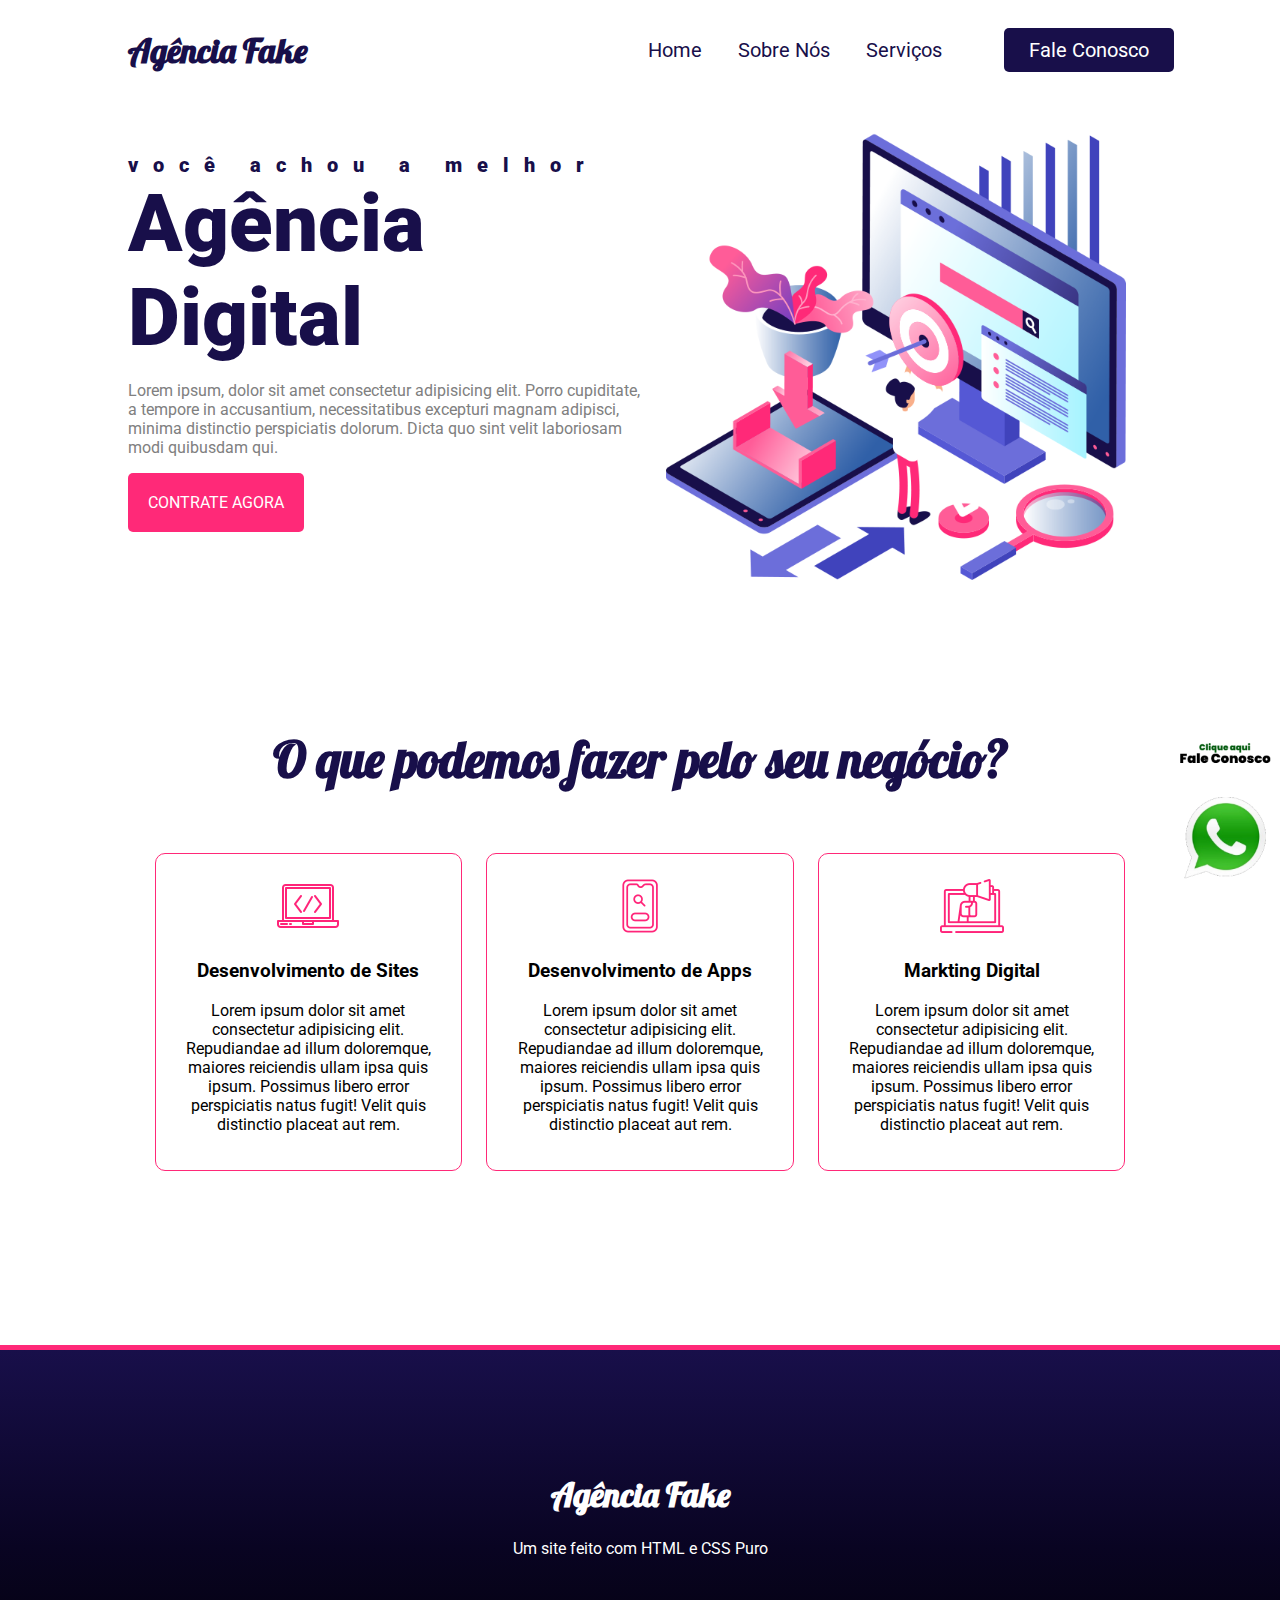
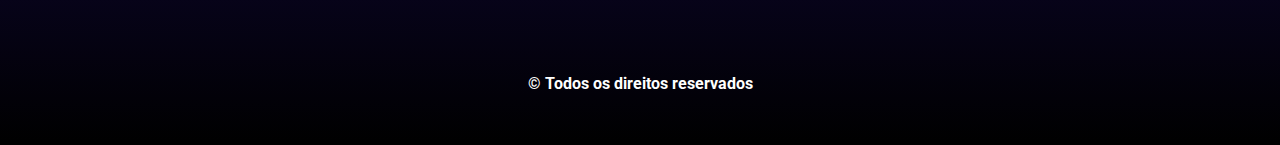
<file: Agenciafake/index.html>
<!DOCTYPE html>
<html lang="pt-br">
<head>
    <meta charset="UTF-8">
    <meta http-equiv="X-UA-Compatible" content="IE=edge">
    <meta name="viewport" content="width=device-width, initial-scale=1.0">
    <meta name="description" content="Um site feito a mão">
    <meta name="keywords" content="Agência Digital CSS+HTML">
    <link rel="stylesheet" type="text/css" href="css/style.css">
    <link rel="stylesheet" type="text/css" href="css/responsivo.css">
    <title>Agência fake</title>
</head>
<body>
    <nav class="navbar">
        <div class="logo">
            <h1>Agência Fake</h1>
        </div>
        <div class="menu">
            <a href="#">Home</a>
            <a href="#">Sobre Nós</a>
            <a href="#">Serviços</a>
            <a id="botao" href="#">Fale Conosco</a>
        </div>
    </nav>
    <header class="header">
        <div class="headline">
            <h2 style="letter-spacing: 15px;">você achou a melhor</h2>
            <h2 style="font-size: 80px;">Agência Digital</h2>
            <p>Lorem ipsum, dolor sit amet consectetur adipisicing elit. Porro cupiditate, a tempore in accusantium, necessitatibus excepturi magnam adipisci, minima distinctio perspiciatis dolorum. Dicta quo sint velit laboriosam modi quibusdam qui.</p>
                <a href="#" class="contact-btn">Contrate Agora</a>
        </div>
        <div class="img-headline">
            <img style="max-width: 90%;" src="img/hero_right.png">
        </div>
    </header>
    <section>
        <h2>O que podemos fazer pelo seu negócio?</h2>
        <div class="servico">
            <div class="card">
                <img src="img/pc.png">
                <div class="card-text">
                <h3>Desenvolvimento de Sites</h3>
                <p>Lorem ipsum dolor sit amet consectetur adipisicing elit. Repudiandae ad illum doloremque, maiores reiciendis ullam ipsa quis ipsum. Possimus libero error perspiciatis natus fugit! Velit quis distinctio placeat aut rem.</p>
                </div>

                <div class="texto-oculto">
                    <h3>Outro Conteúdo</h3>
                    <p>Lorem ipsum dolor sit amet consectetur adipisicing elit. Repudiandae ad illum doloremque, maiores reiciendis ullam ipsa quis ipsum. Possimus libero error perspiciatis natus fugit! Velit quis distinctio placeat aut rem.</p>
                </div>

            </div>
            <div class="card">
                <img src="img/smartphone.png">
                <div class="card-text">
                <h3>Desenvolvimento de Apps</h3>
                <p>Lorem ipsum dolor sit amet consectetur adipisicing elit. Repudiandae ad illum doloremque, maiores reiciendis ullam ipsa quis ipsum. Possimus libero error perspiciatis natus fugit! Velit quis distinctio placeat aut rem.</p>
                </div>

                <div class="texto-oculto">
                    <h3>Outro Conteúdo</h3>
                    <p>Lorem ipsum dolor sit amet consectetur adipisicing elit. Repudiandae ad illum doloremque, maiores reiciendis ullam ipsa quis ipsum. Possimus libero error perspiciatis natus fugit! Velit quis distinctio placeat aut rem.</p>
                </div>

            </div>
            <div class="card">
                <img src="img/marketing.png">
                <div class="card-text">
                <h3>Markting Digital</h3>
                <p>Lorem ipsum dolor sit amet consectetur adipisicing elit. Repudiandae ad illum doloremque, maiores reiciendis ullam ipsa quis ipsum. Possimus libero error perspiciatis natus fugit! Velit quis distinctio placeat aut rem.</p>
                </div>

                <div class="texto-oculto">
                    <h3>Outro Conteúdo</h3>
                    <p>Lorem ipsum dolor sit amet consectetur adipisicing elit. Repudiandae ad illum doloremque, maiores reiciendis ullam ipsa quis ipsum. Possimus libero error perspiciatis natus fugit! Velit quis distinctio placeat aut rem.</p>
                </div>

            </div>
        </div>
    </section>
    <footer>
        <div class="logo-rodape">
        <h1 class="agencia">Agência Fake</h1>
        <p style="color: white;">Um site feito com HTML e CSS Puro</p>
        </div>
        <b style="color: white;">© Todos os direitos reservados</b>   
    </footer>
    <a href="https://api.whatsapp.com/send?phone=5561991125164&text=%C3%93la,%20estou%20interessado%20em%20seus%20servi%C3%A7os." target="_blank"><img class="whats" src="img/whats.png"></a>
</body>
</html>
</file>
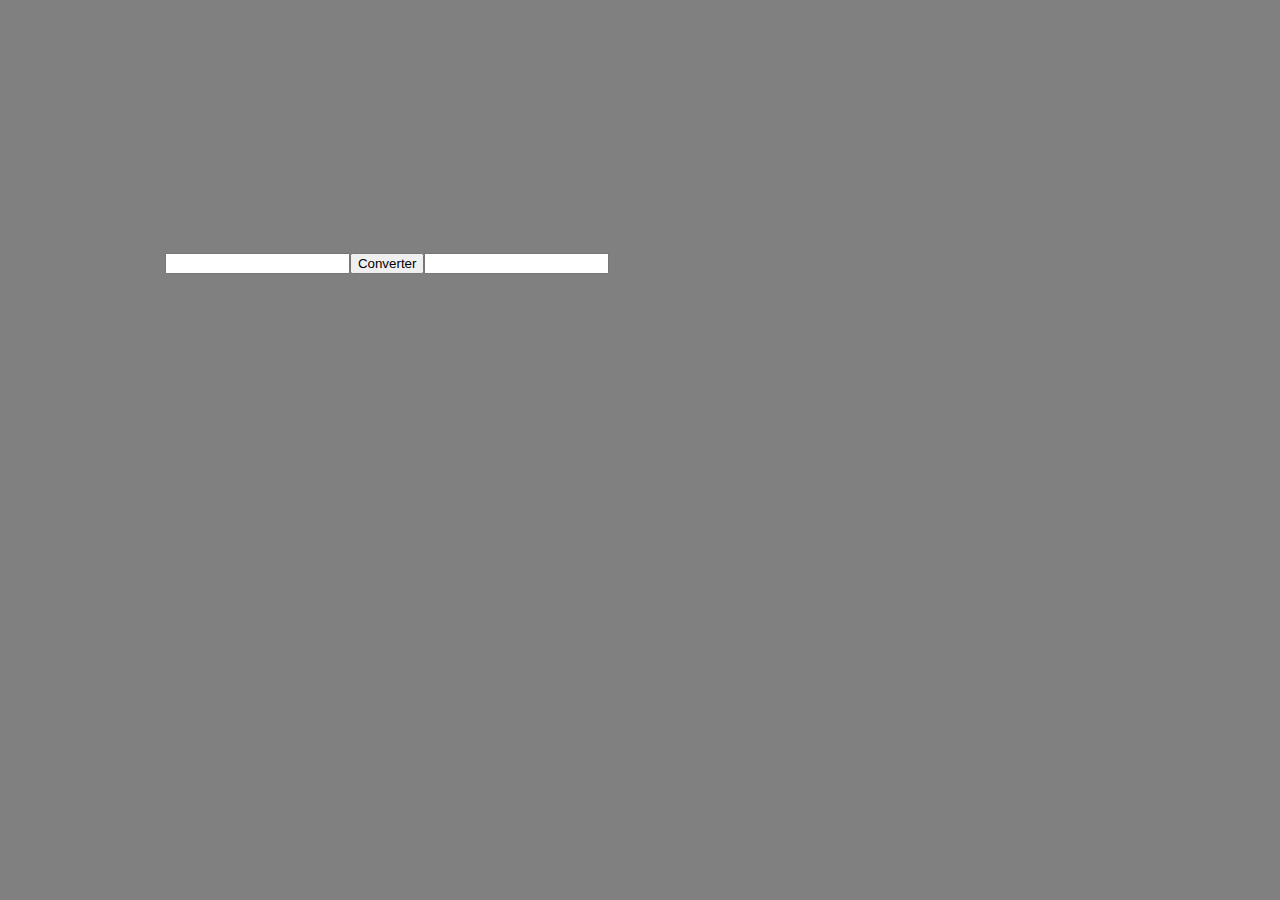
<file: Conversor_de_numeros/index.html>
<!DOCTYPE html>
<html lang="pt_br">
<head>
    <meta charset="UTF-8">
    <meta name="viewport" content="width=device-width, initial-scale=1.0">
    <link href="https://cdn.jsdelivr.net/npm/bootstrap@5.3.2/dist/css/bootstrap.min.css" rel="stylesheet" integrity="sha384-T3c6CoIi6uLrA9TneNEoa7RxnatzjcDSCmG1MXxSR1GAsXEV/Dwwykc2MPK8M2HN" crossorigin="anonymous">
    <title>Conversor</title>
    <style>
        #container {
            margin-top: 20%;
            display: flex;
            text-align: center;
            align-items: center;
            justify-content: center;
            max-width: 60%;
        }
    </style>
    <script>
        const numeros = [
            { number: 1000, roman: 'M' },
            { number: 900, roman: 'CM' },
            { number: 500, roman: 'D' },
            { number: 400, roman: 'CD' },
            { number: 100, roman: 'C' },
            { number: 90, roman: 'XC' },
            { number: 50, roman: 'L' },
            { number: 40, roman: 'XL' },
            { number: 10, roman: 'X' },
            { number: 9, roman: 'IX' },
            { number: 5, roman: 'V' },
            { number: 4, roman: 'IV' },
            { number: 1, roman: 'I' },
        ];

        function conversor() {
            const inputNumero = document.getElementById('inputNumero');
            const resultado = document.getElementById('resultado');

            let entrada = inputNumero.value.trim();
            let algarismoRomano = '';

            for (let i = 0; i < numeros.length; i++) {
                if (entrada == numeros[i].number || entrada == numeros[i].roman) {
                    algarismoRomano = entrada == numeros[i].number ? numeros[i].roman : numeros[i].number;
                }
            }

            resultado.value = algarismoRomano;
        }
    </script>
</head>
<body style="background-color: gray;">
    <div id="container" class="input-group container text-center">
        <input id="inputNumero" type="text" class="form-control">
        <button class="btn bg-primary" onclick="conversor()">Converter</button>
        <input id="resultado" type="text" class="form-control" readonly>
    </div>
</body>
</html>
</file>
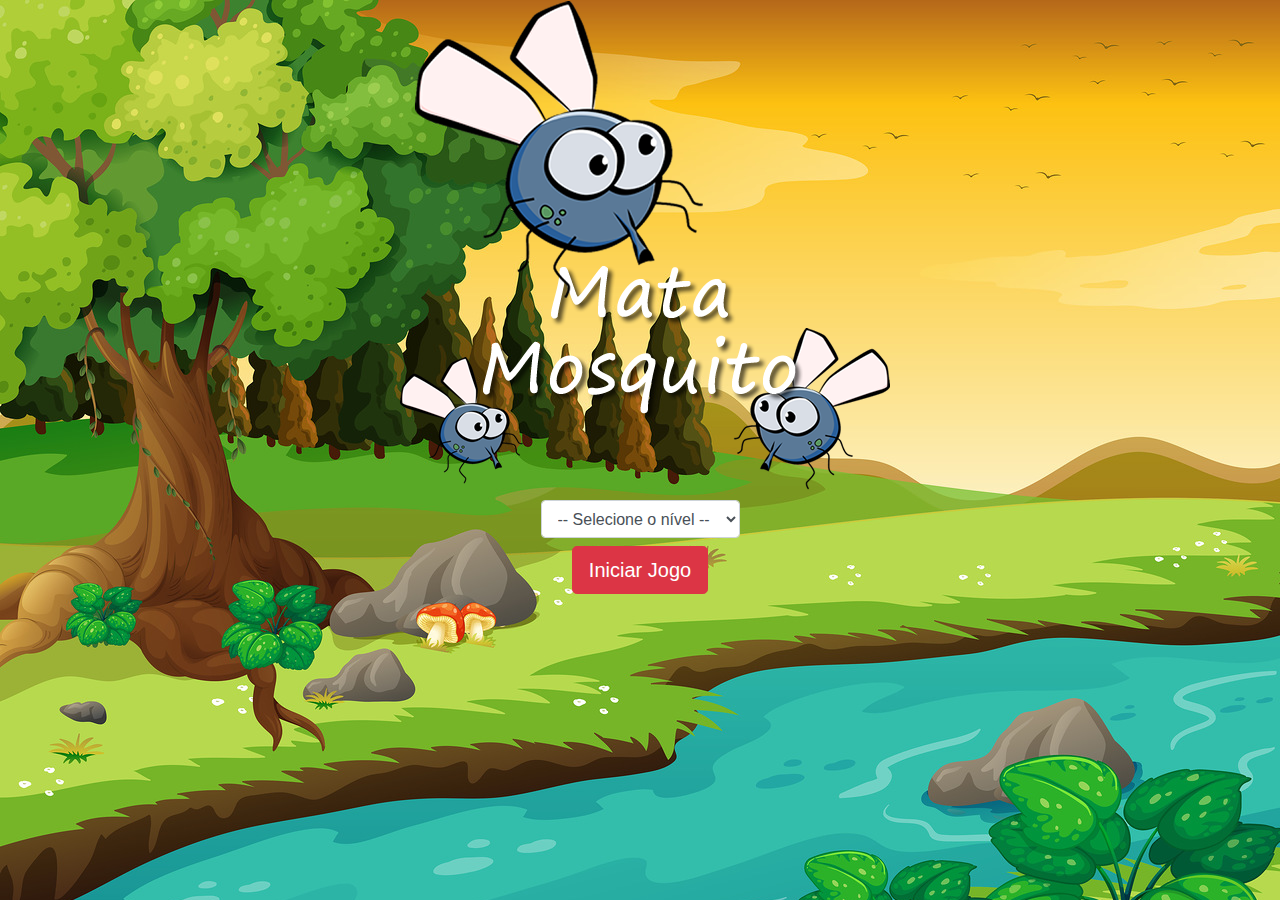
<file: projeto jogo mosquito/index.html>
<!DOCTYPE html>
<html>
	<head>
		<title></title>
		<meta charset="UTF-8" />
		<link rel="stylesheet" href="https://maxcdn.bootstrapcdn.com/bootstrap/4.0.0/css/bootstrap.min.css" integrity="sha384-Gn5384xqQ1aoWXA+058RXPxPg6fy4IWvTNh0E263XmFcJlSAwiGgFAW/dAiS6JXm" crossorigin="anonymous">

		<link rel="stylesheet" href="estilo.css" />

		<script>
			function iniciarJogo() {
				var nivel = document.getElementById('nivel').value

				if(nivel === '') {
					alert('Selecione um nível para iniciar o jogo')
					return false
				}

				window.location.href = "app.html?" + nivel

			}
		</script>
	</head>
	<body>

		<div class="container">
			<div class="row">
				<div class="col">
					<div class="d-flex justify-content-center">
						<img src="imagens/game.png" />
					</div>
				</div>
			</div>

			<div class="row">
				<div class="col">
					<div class="d-flex justify-content-center">
						<div class="mb-2">
							<select class="form-control" id="nivel">
								<option value="">-- Selecione o nível --</option>
								<option value="normal">Normal</option>
								<option value="dificil">Difícil</option>
								<option value="chucknorris">Hardcore</option>
							</select>
						</div>
					</div>
				</div>
			</div>


			<div class="row">
				<div class="col">
					<div class="d-flex justify-content-center">
						<button type="button" class="btn btn-danger btn-lg" onclick="iniciarJogo()" >Iniciar Jogo</button>
					</div>
				</div>
			</div>
		</div>

	</body>
</html>
</file>
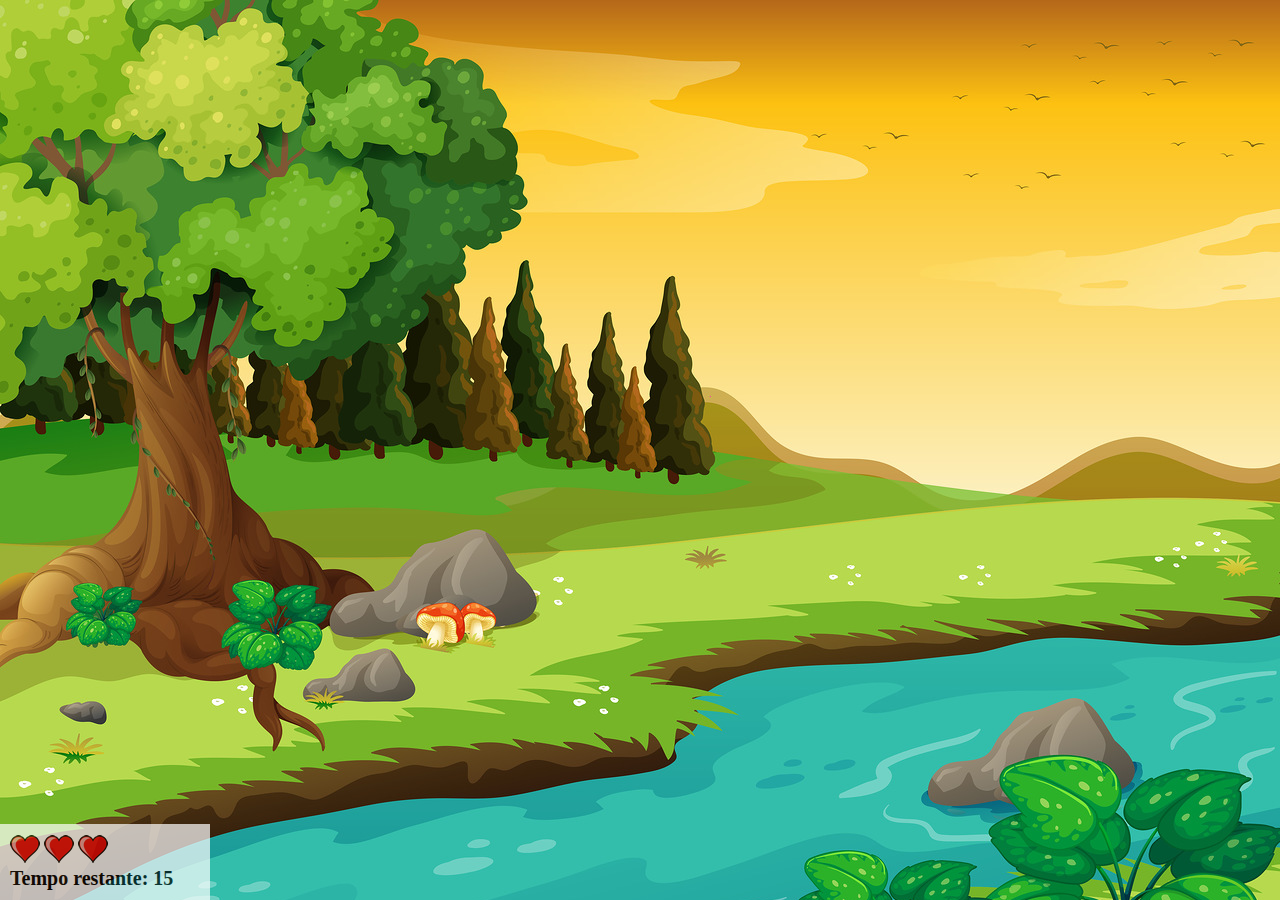
<file: projeto jogo mosquito/app.html>
<!DOCTYPE html>
<html>
	<head>
		<title></title>
		<meta charset="UTF-8" />
		<link rel="stylesheet" href="estilo.css" />
		<script src="jogo.js"></script>
	</head>
	<body onresize="ajustaTamanhoPalcoJogo()">

		<div class="painel">
			<div class="vidas">
				<img id="v1" src="imagens/coracao_cheio.png" />
				<img id="v2" src="imagens/coracao_cheio.png" />
				<img id="v3" src="imagens/coracao_cheio.png" />
			</div>

			<div class="cronometro">Tempo restante: <span id="cronometro"></span></div>
		</div>

		<script>
			document.getElementById('cronometro').innerHTML = tempo

			var criaMosca = setInterval(function() { 
				posicaoRandomica()
			}, criaMosquitoTempo)
		</script>
	</body>
</html>
</file>
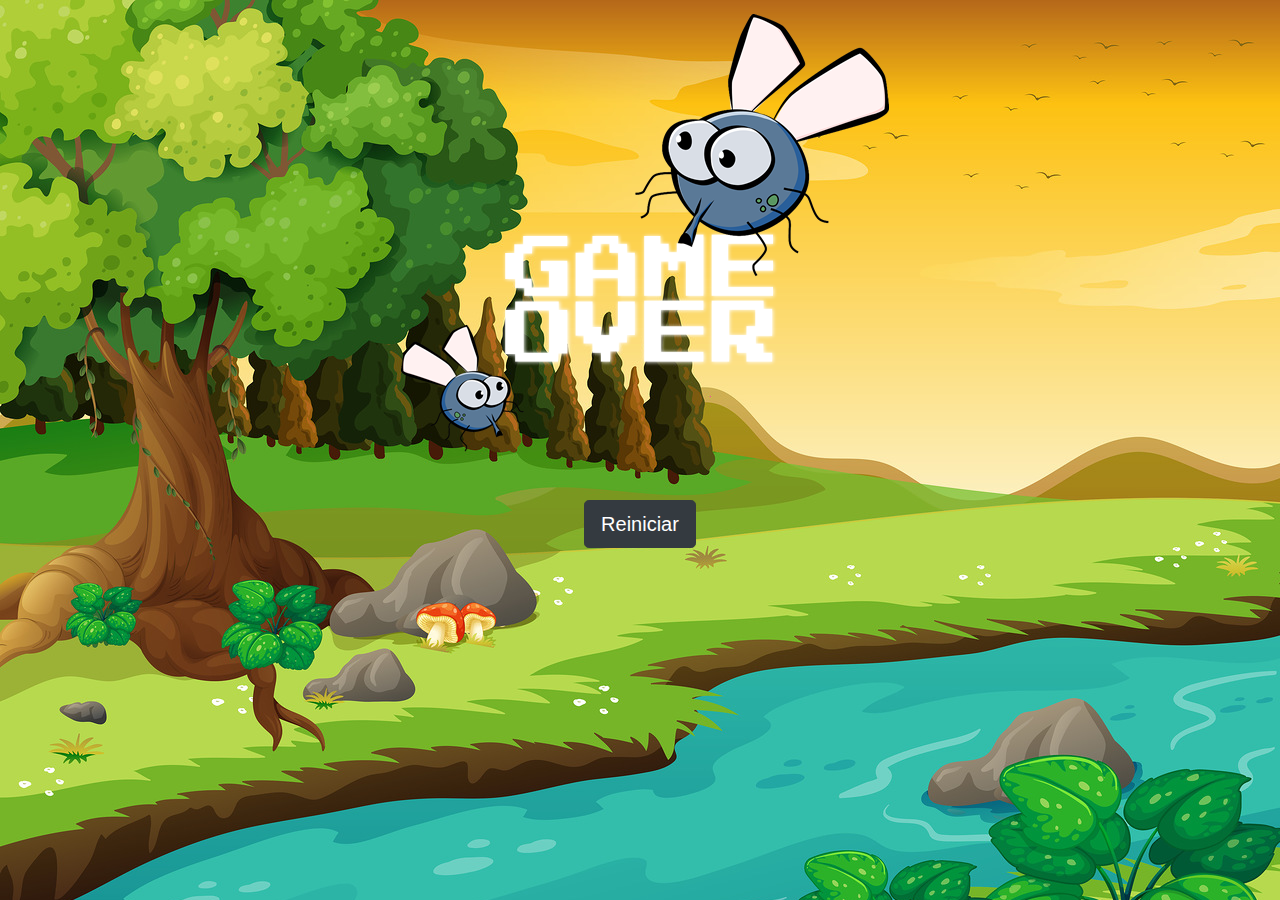
<file: projeto jogo mosquito/fim_de_jogo.html>
<!DOCTYPE html>
<html>
	<head>
		<title></title>
		<meta charset="UTF-8" />

		<link rel="stylesheet" href="https://maxcdn.bootstrapcdn.com/bootstrap/4.0.0/css/bootstrap.min.css" integrity="sha384-Gn5384xqQ1aoWXA+058RXPxPg6fy4IWvTNh0E263XmFcJlSAwiGgFAW/dAiS6JXm" crossorigin="anonymous">

		<link rel="stylesheet" href="estilo.css" />
	</head>
	<body>

		<div class="container">
			<div class="row">
				<div class="col">
					<div class="d-flex justify-content-center">
						<img src="imagens/game_over.png" />
					</div>
				</div>
			</div>


			<div class="row">
				<div class="col">
					<div class="d-flex justify-content-center">
						<button type="button" class="btn btn-dark btn-lg" onclick="window.location.href = 'index.html' ">Reiniciar</button>
					</div>
				</div>
			</div>
		</div>

	</body>
</html>
</file>
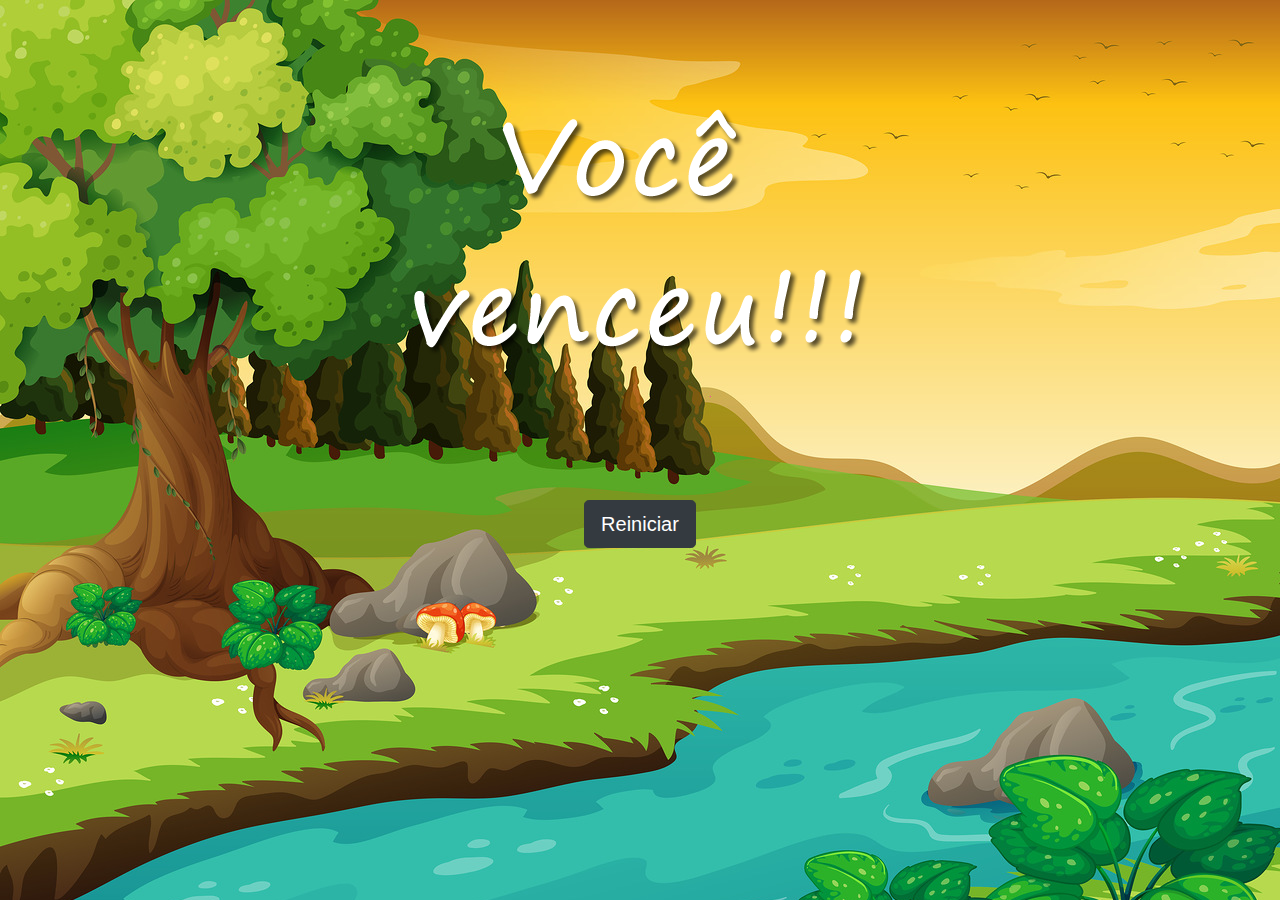
<file: projeto jogo mosquito/vitoria.html>
<!DOCTYPE html>
<html>
	<head>
		<title></title>
		<meta charset="UTF-8" />

		<link rel="stylesheet" href="https://maxcdn.bootstrapcdn.com/bootstrap/4.0.0/css/bootstrap.min.css" integrity="sha384-Gn5384xqQ1aoWXA+058RXPxPg6fy4IWvTNh0E263XmFcJlSAwiGgFAW/dAiS6JXm" crossorigin="anonymous">

		<link rel="stylesheet" href="estilo.css" />
	</head>
	<body>

		<div class="container">
			<div class="row">
				<div class="col">
					<div class="d-flex justify-content-center">
						<img src="imagens/vitoria.png" />
					</div>
				</div>
			</div>


			<div class="row">
				<div class="col">
					<div class="d-flex justify-content-center">
						<button type="button" class="btn btn-dark btn-lg" onclick="window.location.href = 'index.html' ">Reiniciar</button>
					</div>
				</div>
			</div>
		</div>

	</body>
</html>
</file>
<file: Agenciafake/css/style.css>
@import url('https://fonts.googleapis.com/css2?family=Comfortaa:wght@300;400;500;600;700&family=Lobster&family=Roboto:ital,wght@0,100;0,300;0,400;0,500;0,700;0,900;1,100;1,300;1,400;1,500;1,700;1,900&display=swap');

*{
    box-sizing: border-box;
}

body{
    margin: 0;
    font-family: 'Roboto', sans-serif;
}

.navbar{
    width: 100%;
    position: fixed;
    display: flex;
    flex-flow: row wrap;
    height: 100px;
    justify-content: center;
    align-items: center;
    background: white;
}

.logo{
    margin-left: 10%;
    flex: 20%;
    text-align: left;
}

.logo h1{
    font-family: 'Lobster', cursive;
    color: #180f4a;
    font-size: 34px;
}

.menu{
    flex: 70%;
    text-align: right;
    padding: 20px;
}

.menu a{
    text-decoration: none;
    color: #180f4a;
    font-size: 20px;
    padding: 20px 16px; 
}
.menu a:hover{
    color: #FF2978;
    border-top: 4px solid #180f4a;
}

#botao{
    background: #180f4a;
    padding: 10px 25px;
    color: white;
    border-radius: 5px;
    margin-right: 10%;
    margin-left: 5%;
}

#botao:hover{
    border: none;
    background: #FF2978;
}

.header{
    padding-top: 100px;
    display: flex;
    flex-flow: row wrap;
    height: auto;
    background: white;
    justify-content: center;
    align-items: center;
}

.headline{
    flex: 40%;
    margin-left: 10%;
}

.headline h2{
    font-weight: 900;
    font-size: 20px;
    color: #180f4a;
    padding: 0;
    margin: 0;

}

.headline p{
    color: gray;
    text-align: left;
}

.contact-btn{
    display: inline-block;
    background: #FF2978;
    padding: 20px;
    color: white;
    text-transform: uppercase;
    border-radius: 5px;
    text-decoration: none;
}

.contact-btn:hover{
    background: #180f4a;

}

.img-headline{
    flex: 40%;
    margin-right: 10%;
    text-align: center;
}

section{
    margin-top: 80px;
    display: inline-block;
    margin-left: 5%;
    margin-right: 5%;
    text-align: center;
    padding: 5%;
}

section h2{
    width: 100%;
    font-size: 50px;
    margin: 0;
    font-family: 'Lobster', cursive;
    font-weight: bold;
    color: #180f4a;
}

.servico{
    display: inline-block;
    margin-top: 5%;

}

.card{
    display: inline-block;
    width: 30%;
    padding: 20px;
    margin: 1%;
    border: 1px solid #FF2978;
    border-radius: 10px;
    cursor: pointer;
}

.card:hover{
    background: #FF2978;
    color: white;
    padding: 40px;
}

.card:hover img{
    display: none;
}

.card:hover .card-text{
    display: none;
}

.card:hover .texto-oculto{
    display: block;
}

.texto-oculto{
    display: none;
}

footer{
    margin-top: 100px;
    height: 400px;
    background-image: linear-gradient(180deg, #180F4A, #090422, black);
    text-align: center;
    border-top: 5px solid #FF2978;
}

.logo-rodape{
    padding: 100px;
   
}

.agencia{
    font-family: 'Lobster', cursive;
    color: #ffffff;
    font-size: 34px;
}

.whats{
    position: fixed;
    bottom: 5px;
    right: 5px;
    cursor: pointer;
    width: 100px;
}
</file>
<file: Agenciafake/css/responsivo.css>
@media screen and (max-width:1005px){
    .navbar{
        position: relative;
    }

    .menu{
        display: none;
    }

    .logo{
        margin: 0;
        text-align: centerS;
    }

    .header{
        padding-top: 50px;
    }

    .headline{
        flex: 100%;
        margin: 5%;
        text-align: center;
    }

    .headline p{
        text-align: center;
    }

    .img-headline{
        flex: 100%;
        margin: 5%;
        text-align: center;
    }

    .card{
        width: 100%;
    }

    .whats{
        display: none;
    }
}
</file>
<file: projeto jogo mosquito/estilo.css>
html {
	cursor: url(imagens/mata_mosquito.png) 30 30, auto;
}

body {
	background-image: url(imagens/bg.jpg);
	background-repeat: no-repeat;
	background-size: 100%;
}

.mosquito1 {
	width: 50px;
	height: 50px;
}

.mosquito2 {
	width: 70px;
	height: 70px;
}

.mosquito3 {
	width: 90px;
	height: 90px;
}

.ladoA {
	transform: scaleX(1);
}

.ladoB {
	transform: scaleX(-1);
}

.painel {
	position: absolute;
	width: 190px;
	padding: 10px;
	left: 0px;
	bottom: 0px;
	border-top:solid 1px #fff;
	background-color: #fff;
	opacity: 0.7
}

.vidas {
	float: left;
}

.cronometro {
	float: left;
	font-size: 20px;
	font-weight: bold;
}
</file>
